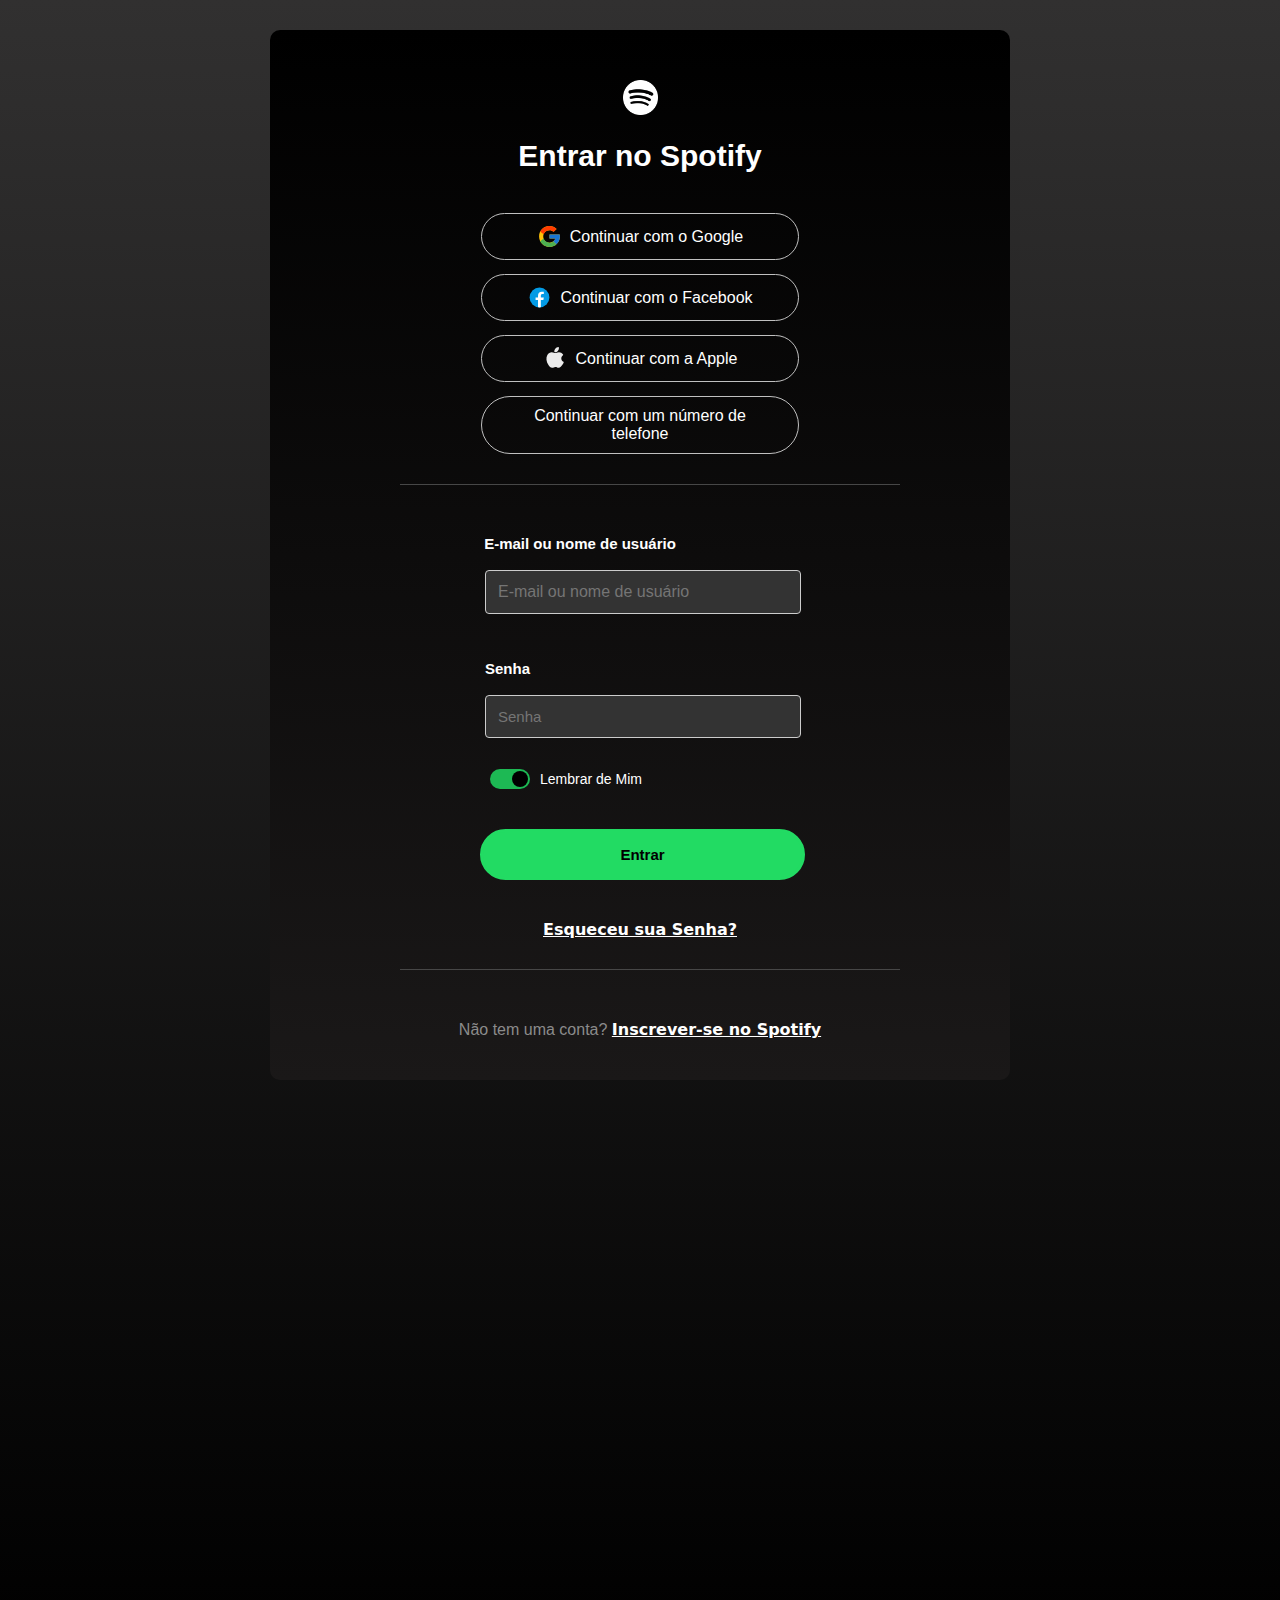
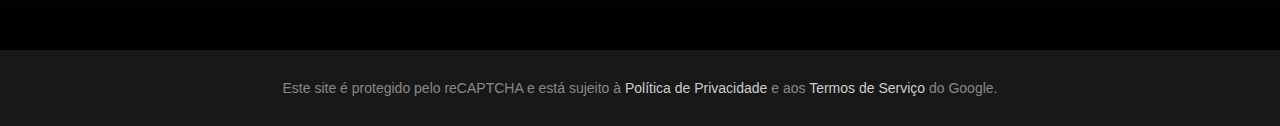
<file: html/login.html>
<!-- João Gustavo e Yago -->
<!DOCTYPE html>
<html lang="pt-BR">
<head>
    <meta charset="UTF-8">
    <meta name="viewport" content="width=device-width, initial-scale=1.0">
    <title>Login - Spotify</title>
    <link rel="stylesheet" href="../login.css">
    <link rel="shortcut icon" href="../img/154874.png" type="image/x-icon">
</head>
<body>
<main>
    <div id="container">
        <img id="logospotify" src="../img/spotify-white-icon.webp" alt="">
        <h1>Entrar no Spotify</h1>
      <div id="conteudo">
         <div>
            <svg xmlns="http://www.w3.org/2000/svg" x="0px" y="0px" width="25" height="25" viewBox="0 0 48 48">
                <path fill="#FFC107" d="M43.611,20.083H42V20H24v8h11.303c-1.649,4.657-6.08,8-11.303,8c-6.627,0-12-5.373-12-12c0-6.627,5.373-12,12-12c3.059,0,5.842,1.154,7.961,3.039l5.657-5.657C34.046,6.053,29.268,4,24,4C12.955,4,4,12.955,4,24c0,11.045,8.955,20,20,20c11.045,0,20-8.955,20-20C44,22.659,43.862,21.35,43.611,20.083z"></path><path fill="#FF3D00" d="M6.306,14.691l6.571,4.819C14.655,15.108,18.961,12,24,12c3.059,0,5.842,1.154,7.961,3.039l5.657-5.657C34.046,6.053,29.268,4,24,4C16.318,4,9.656,8.337,6.306,14.691z"></path><path fill="#4CAF50" d="M24,44c5.166,0,9.86-1.977,13.409-5.192l-6.19-5.238C29.211,35.091,26.715,36,24,36c-5.202,0-9.619-3.317-11.283-7.946l-6.522,5.025C9.505,39.556,16.227,44,24,44z"></path><path fill="#1976D2" d="M43.611,20.083H42V20H24v8h11.303c-0.792,2.237-2.231,4.166-4.087,5.571c0.001-0.001,0.002-0.001,0.003-0.002l6.19,5.238C36.971,39.205,44,34,44,24C44,22.659,43.862,21.35,43.611,20.083z"></path>
                </svg>
            <p>Continuar com o Google</p>
         </div>
         <div>
            <svg xmlns="http://www.w3.org/2000/svg" x="0px" y="0px" width="25" height="25" viewBox="0 0 48 48">
                <path fill="#039be5" d="M24 5A19 19 0 1 0 24 43A19 19 0 1 0 24 5Z"></path><path fill="#fff" d="M26.572,29.036h4.917l0.772-4.995h-5.69v-2.73c0-2.075,0.678-3.915,2.619-3.915h3.119v-4.359c-0.548-0.074-1.707-0.236-3.897-0.236c-4.573,0-7.254,2.415-7.254,7.917v3.323h-4.701v4.995h4.701v13.729C22.089,42.905,23.032,43,24,43c0.875,0,1.729-0.08,2.572-0.194V29.036z"></path>
                </svg>
            <p>Continuar com o Facebook</p>
         </div>
         <div>
            <svg xmlns="http://www.w3.org/2000/svg" x="0px" y="0px" width="25" height="25" viewBox="0 0 24 24"
             style="fill:#EBEBEB;">
             <path d="M19.652 15.18c-1.266-.767-2.028-1.942-2.091-3.222-.06-1.212.524-2.371 1.602-3.179.108-.081.179-.203.196-.338.017-.135-.022-.27-.107-.376-1.021-1.269-2.471-2.026-3.879-2.026-.986 0-1.652.252-2.24.475-.431.163-.803.304-1.228.304-.472 0-.903-.154-1.402-.333C9.918 6.276 9.255 6.039 8.425 6.039c-1.602 0-3.223.965-4.23 2.52-1.529 2.349-1.09 6.416 1.045 9.67.878 1.334 1.985 2.698 3.538 2.713 0 0 .001 0 .001 0 .679 0 1.112-.193 1.532-.38.441-.196.858-.382 1.613-.385 0 0 .001 0 .001 0 .774 0 1.175.184 1.601.378.413.189.839.384 1.486.384 1.546-.012 2.696-1.451 3.62-2.857.558-.851.777-1.298 1.217-2.27C19.953 15.583 19.868 15.311 19.652 15.18zM11.375 5.979l.089.001c1.045 0 2.175-.586 2.88-1.494.728-.934 1.06-2.055.909-3.075-.036-.247-.248-.427-.494-.427-.011 0-.023 0-.035.001-1.023.07-2.184.691-2.89 1.546-.766.933-1.115 2.068-.935 3.039C10.942 5.802 11.14 5.972 11.375 5.979z"></path>
             </svg>
            <p>Continuar com a Apple</p>
         </div>
         <div>
            <p>Continuar com um número de <br> telefone</p>
         </div>
      </div>
           <div class="separador"></div>
            <div id="form">
                <form action="../index.html">
                    <label id="email" for="email">E-mail ou nome de usuário</label><br>
                    <input type="text" id="senhaatual" name="senhaatual" required placeholder="E-mail ou nome de usuário"><br><br>
        
                    <label id="senhanova" for="senhanova">Senha</label><br>
                    <input type="password" id="senhanova" name="senhanova" required placeholder="Senha"><br><br>

                    <div class="switch">
                        <input type="checkbox" id="switch" checked>
                        <label for="switch" class="slider"></label>
                        <span>Lembrar de Mim</span>
                    </div>
                    
                    <input type="submit" value="Entrar">
                </form>
                <a href="" class="hlinks">Esqueceu sua Senha?</a>
            </div>
            <div class="separador"></div>
            <div id="inscrevase">
                <p>Não tem uma conta? <a href="" class="hlinks">Inscrever-se no Spotify</a></p>
            </div>
    </div>
</main >
<footer class="footer">
    <p>Este site é protegido pelo reCAPTCHA e está sujeito à <a href="https://policies.google.com/privacy" target="_blank">Política de Privacidade</a> e aos <a href="https://policies.google.com/terms" target="_blank">Termos de Serviço</a> do Google.</p>
</footer>
</body>
</html>
</file>
<file: login.css>
*{
    font-family: 'Gotham', sans-serif;
    margin: 0;
    padding: 0;
}
main{
    background: linear-gradient( #313030, #000000);
    padding-top: 30px;
    height: 180vh;
}
#container{
    padding-top: 50px;
    background: linear-gradient(#000000, #1a1818);
    border-radius: 10px;
    color:white;
    width: 740px;
    height: 1000px;
    margin: 0 auto; 
    align-items: center;
    text-align: center;
}
#conteudo{
    display: grid;
    gap: 14px;
    width: fit-content;
    margin: 0 auto;
    font-weight: 600;
}
#conteudo div{
    padding: 20px;
    color: white;
    border: 1px solid silver;
    padding: 10px 45px;
    display: flex;
    font-weight: 500;
    gap: 8px;
    align-items: center;
    justify-content: center;
    cursor:pointer;
    border-radius: 30px;
}
#conteudo div:hover {
    border-color: white;
    border-width: 2px;
}
#logospotify{
    width: 35px;
    height: 35px;
    margin-bottom: 20px;
}
h1{
    color: white;
    text-align: center;
    font-size: 30px;
    margin-bottom: 40px;
    font-weight: bolder;
}
.separador{
    border-top: 1px solid rgb(71, 71, 71);
    border-left: none;
    border-right: none;
    border-bottom: none;
    margin: 30px 0;
    width: 500px;
    margin-left: 130px;
}
form {
    max-width: 500px;
    margin: 0 auto;
    margin-bottom: 20px;
    display: flex;
    flex-direction: column;
    padding: 20px;
    border-radius: 10px; 
}

input[type="text"],
input[type="password"] {
    padding: 12px; 
    margin-bottom: 10px;
    border: 1px solid #ccc;
    border-radius: 4px;
    background-color: #333; 
    color: #fff; 
    font-size: 16px;
    width: 58%;
    margin-left: 95px;
}

input[type="submit"] {
    width: 65%;
    background-color: #22db63; 
    font-size: 15px; 
    font-weight: 700; 
    padding: 14px; 
    border: 3px solid #22db63; 
    border-radius: 30px; 
    margin-top: 20px;
    margin-left: 90px;
    transition: transform 0.2s ease-in-out, background-color 0.2s ease-in-out;
}
input[type="text"]:hover,
input[type="password"]:hover {
    border-color: white;
    border-width: 2px;
}
input[type="submit"]:hover {
    transform: scale(1.05);
    cursor: pointer;
}

.hlinks{
    color: white;
    font-family: system-ui, -apple-system, BlinkMacSystemFont, 'Segoe UI', Roboto, Oxygen, Ubuntu, Cantarell, 'Open Sans', 'Helvetica Neue', sans-serif;
    font-weight: 600;
}

.hlinks:hover{
    color: #1ed760;
}
#inscrevase p{
    color: #8b8b8b;
    padding: 20px;
}
#email{
    font-weight: 600;
    font-size: 15px;
    margin-right: 120px;
}
#senhanova{
    font-weight: 600;
    font-size: 15px;
    margin-right: 265px;
}
#svg{
    margin-left: -20px;
}
.switch {
    display: flex;
    align-items: center;
    font-family: Arial, sans-serif;
    font-size: 14px;
    margin-bottom: 20px;
    margin-top: -15px;
    
}

.switch input {
    display: none;
}

.slider {
    position: relative;
    width: 40px;
    height: 20px;
    background-color: #ccc;
    border-radius: 20px;
    cursor: pointer;
    transition: background-color 0.4s;
    margin-left: 100px;
}

.slider::before {
    content: "";
    position: absolute;
    width: 16px;
    height: 16px;
    left: 2px;
    bottom: 2px;
    background-color: rgb(0, 0, 0);
    border-radius: 50%;
    transition: transform 0.4s;
}

input:checked + .slider {
    background-color: #1db954; 
}

input:checked + .slider::before {
    transform: translateX(20px);
}
.switch span {
    margin-left: 10px;
    color: #ffffff;
}
.footer {
    background-color: #191818;
    color: #888; 
    padding: 30px 20px; 
    text-align: center;
    width: 100%;
    font-size: 14px; 
    box-sizing: border-box;
}

.footer a {
    color: #ccc; 
    text-decoration: none;
}

.footer a:hover {
    text-decoration: underline;
}
::placeholder{
    font-family: 'Gotham', sans-serif;
    font-weight: 400;
}
</file>
